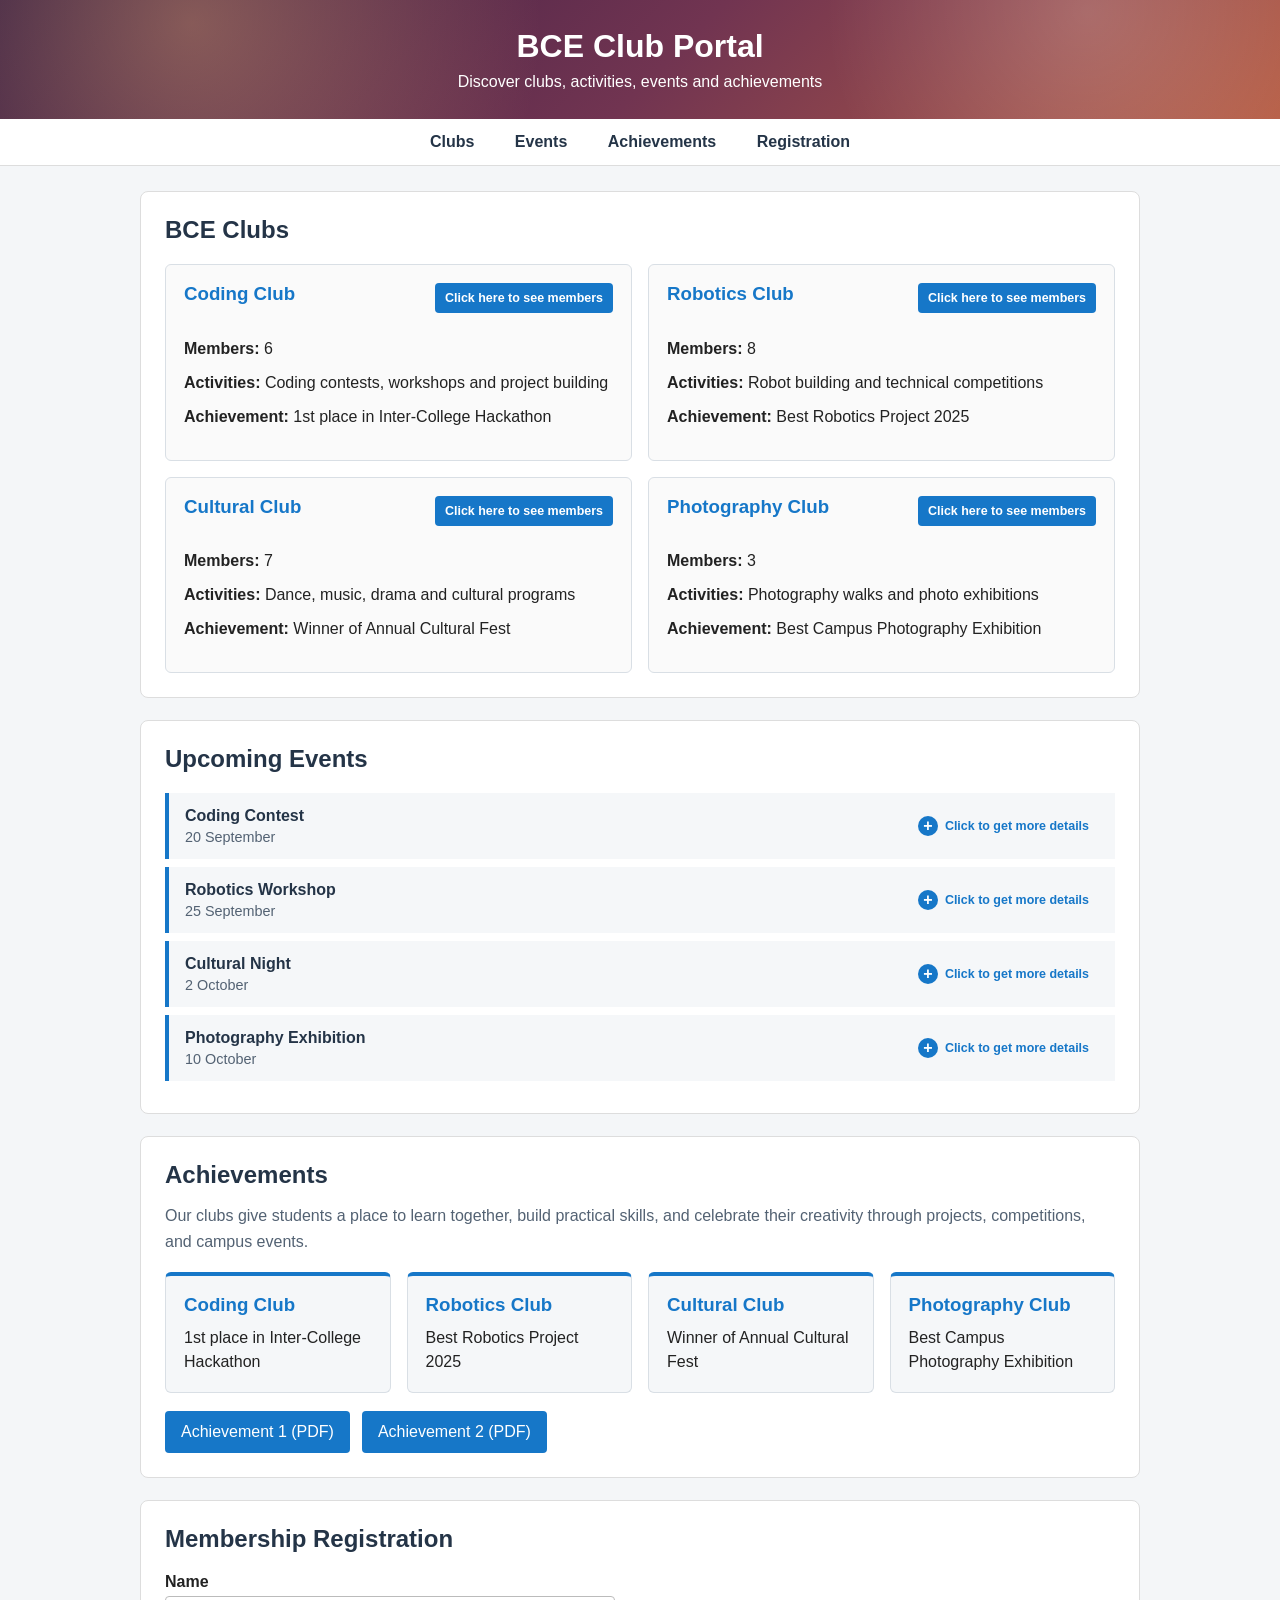
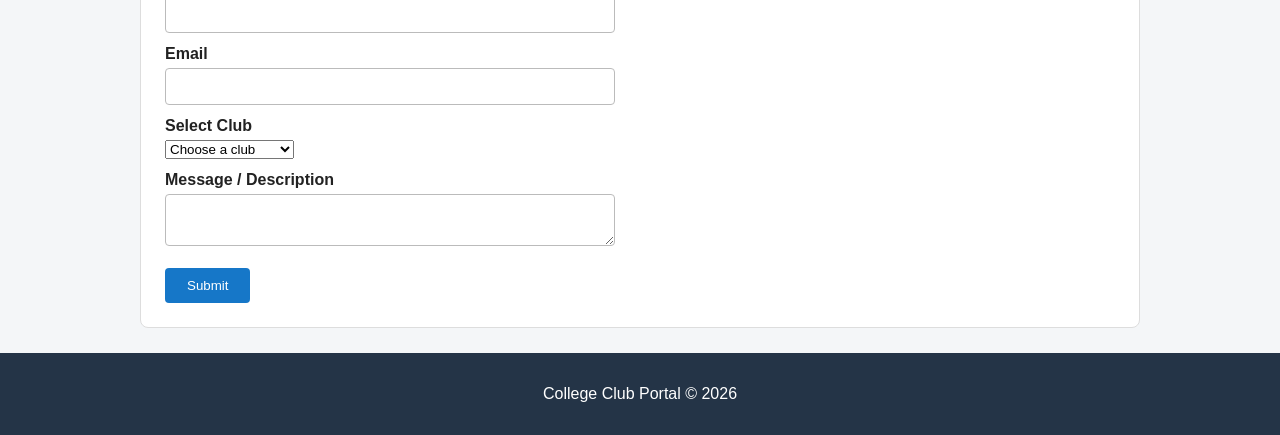
<file: index.html>
<!DOCTYPE html>
<html>
<head>
    <title>College Club Portal</title>
    <link rel="stylesheet" href="style.css">
</head>
<body>

<header>
    <h1>BCE Club Portal</h1>
    <p>Discover clubs, activities, events and achievements</p>
</header>

<nav>
    <a href="#clubs">Clubs</a>
    <a href="#events">Events</a>
    <a href="#achievements">Achievements</a>
    <a href="#register">Registration</a>
</nav>

<main>
    <section id="clubs">
        <h2>BCE Clubs</h2>
        <div id="clubList" class="club-container"></div>
    </section>

    <section id="events">
        <h2>Upcoming Events</h2>
        <div id="eventList"></div>
    </section>


    <section id="achievements">
        <h2>Achievements</h2>
        <p class="section-description">Our clubs give students a place to learn together, build practical skills, and celebrate their creativity through projects, competitions, and campus events.</p>
        <div id="achievementList" class="achievement-container"></div>
        <div class="achievement-pdfs">
            <a href="Achievement%201.pdf" target="_blank" rel="noopener">Achievement 1 (PDF)</a>
            <a href="Achievement%202.pdf" target="_blank" rel="noopener">Achievement 2 (PDF)</a>
        </div>
    </section>

    <section id="register">
        <h2>Membership Registration</h2>

        <form action="https://formspree.io/f/xwlkgzpl" method="POST">

            <label>Name</label>
            <input type="text" name="name" required>

            <label>Email</label>
            <input type="email" name="email" required>

            <label>Select Club</label>
            <select name="club" required>
                <option value="">Choose a club</option>
                <option value="Coding Club">Coding Club</option>
                <option value="Robotics Club">Robotics Club</option>
                <option value="Photography Club">Photography Club</option>
                <option value="Cultural Club">Cultural Club</option>
            </select>

            <label>Message / Description</label>
            <textarea name="message"></textarea>

            <button type="submit">Submit</button>

        </form>
    </section>
</main>

<footer>
    <p>College Club Portal © 2026</p>
</footer>

<script src="script.js"></script>
</body>
</html>
</file>
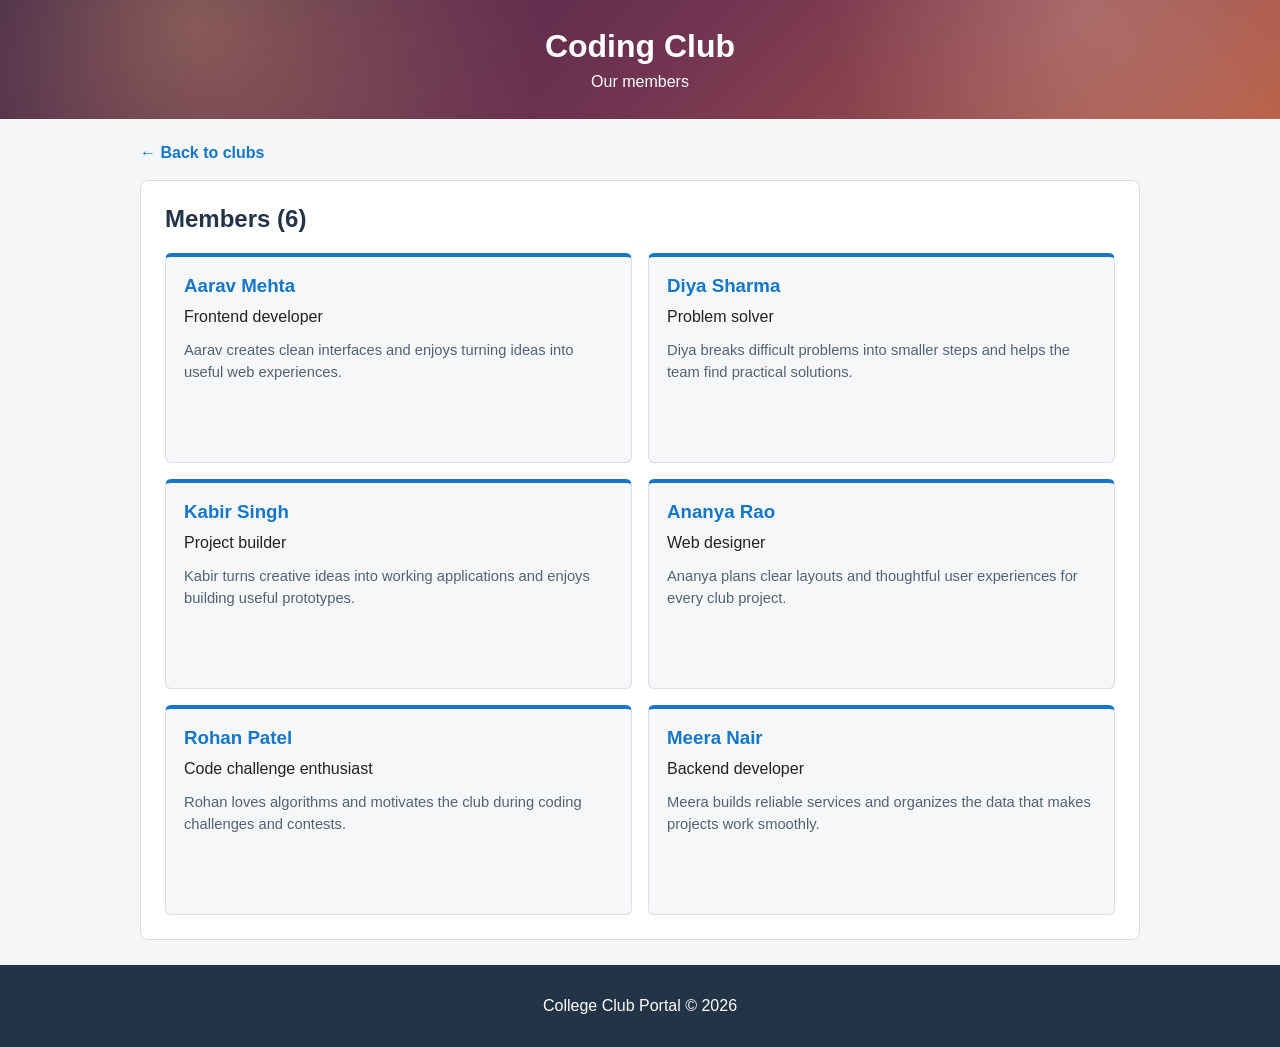
<file: coding-club.html>
<!DOCTYPE html>
<html>
<head>
    <title>Coding Club Members</title>
    <link rel="stylesheet" href="style.css">
</head>
<body>
<header>
    <h1>Coding Club</h1>
    <p>Our members</p>
</header>
<main>
    <a class="back-link" href="index.html#clubs">&larr; Back to clubs</a>
    <section>
        <h2>Members (6)</h2>
        <div class="member-list">
            <article class="member-card"><h3>Aarav Mehta</h3><p>Frontend developer</p><p class="member-bio">Aarav creates clean interfaces and enjoys turning ideas into useful web experiences.</p></article>
            <article class="member-card"><h3>Diya Sharma</h3><p>Problem solver</p><p class="member-bio">Diya breaks difficult problems into smaller steps and helps the team find practical solutions.</p></article>
            <article class="member-card"><h3>Kabir Singh</h3><p>Project builder</p><p class="member-bio">Kabir turns creative ideas into working applications and enjoys building useful prototypes.</p></article>
            <article class="member-card"><h3>Ananya Rao</h3><p>Web designer</p><p class="member-bio">Ananya plans clear layouts and thoughtful user experiences for every club project.</p></article>
            <article class="member-card"><h3>Rohan Patel</h3><p>Code challenge enthusiast</p><p class="member-bio">Rohan loves algorithms and motivates the club during coding challenges and contests.</p></article>
            <article class="member-card"><h3>Meera Nair</h3><p>Backend developer</p><p class="member-bio">Meera builds reliable services and organizes the data that makes projects work smoothly.</p></article>
        </div>
    </section>
</main>
<footer><p>College Club Portal &copy; 2026</p></footer>
</body>
</html>
</file>
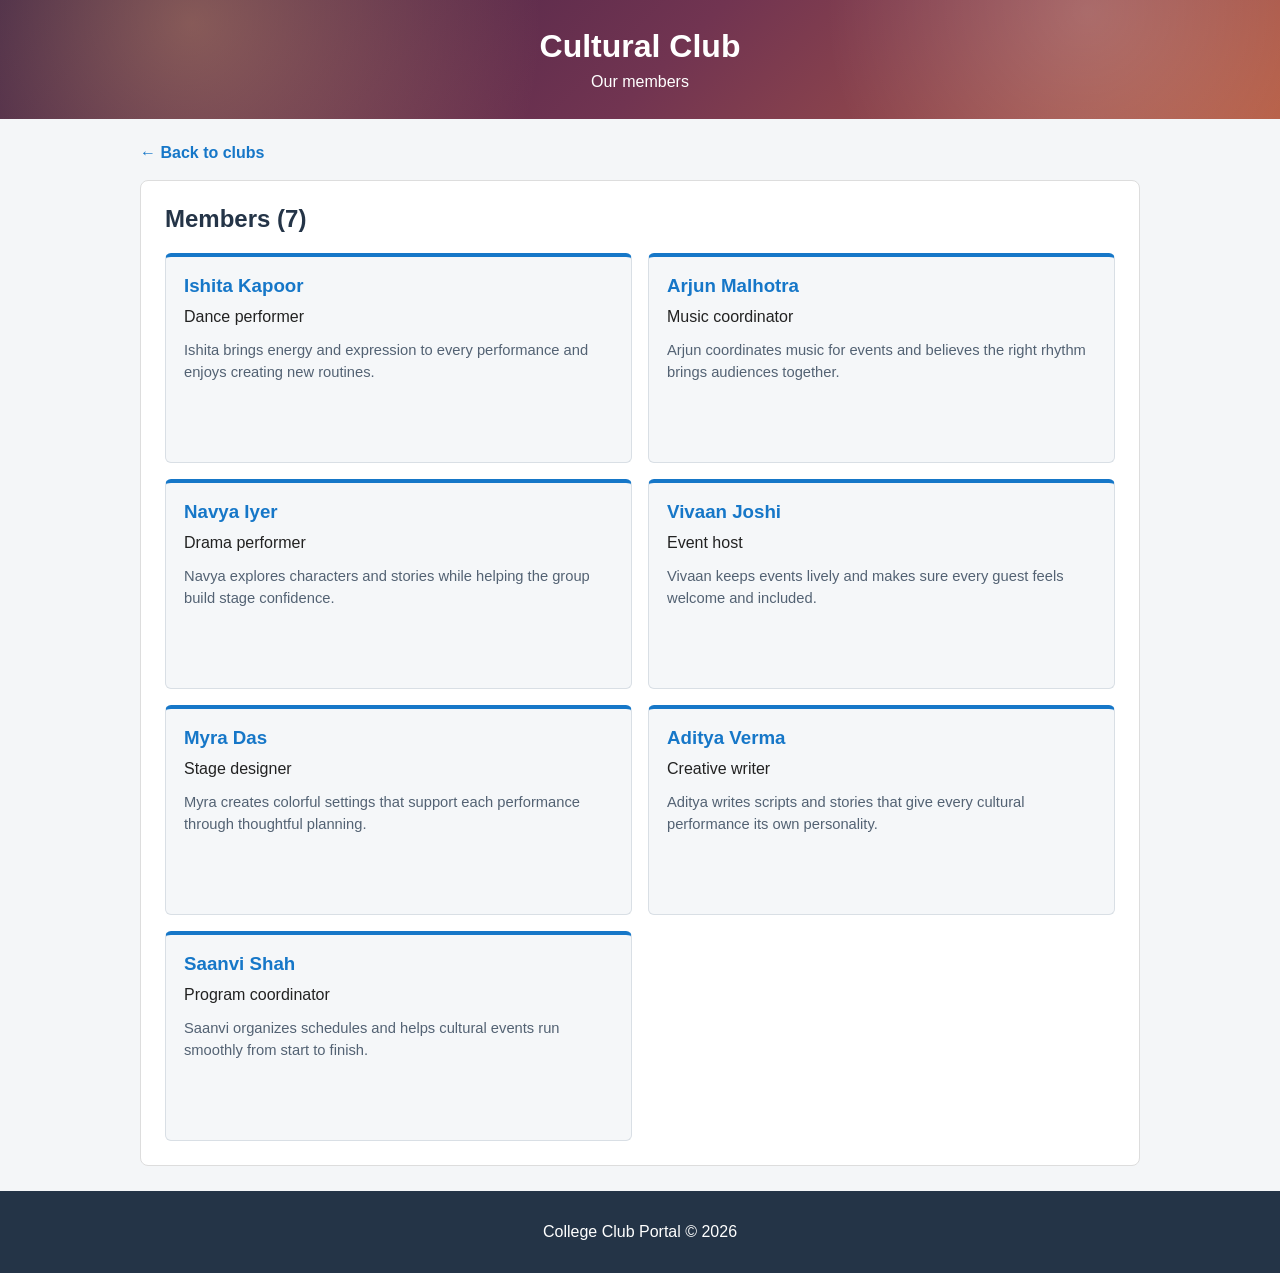
<file: cultural-club.html>
<!DOCTYPE html>
<html>
<head>
    <title>Cultural Club Members</title>
    <link rel="stylesheet" href="style.css">
</head>
<body>
<header>
    <h1>Cultural Club</h1>
    <p>Our members</p>
</header>
<main>
    <a class="back-link" href="index.html#clubs">&larr; Back to clubs</a>
    <section>
        <h2>Members (7)</h2>
        <div class="member-list">
            <article class="member-card"><h3>Ishita Kapoor</h3><p>Dance performer</p><p class="member-bio">Ishita brings energy and expression to every performance and enjoys creating new routines.</p></article>
            <article class="member-card"><h3>Arjun Malhotra</h3><p>Music coordinator</p><p class="member-bio">Arjun coordinates music for events and believes the right rhythm brings audiences together.</p></article>
            <article class="member-card"><h3>Navya Iyer</h3><p>Drama performer</p><p class="member-bio">Navya explores characters and stories while helping the group build stage confidence.</p></article>
            <article class="member-card"><h3>Vivaan Joshi</h3><p>Event host</p><p class="member-bio">Vivaan keeps events lively and makes sure every guest feels welcome and included.</p></article>
            <article class="member-card"><h3>Myra Das</h3><p>Stage designer</p><p class="member-bio">Myra creates colorful settings that support each performance through thoughtful planning.</p></article>
            <article class="member-card"><h3>Aditya Verma</h3><p>Creative writer</p><p class="member-bio">Aditya writes scripts and stories that give every cultural performance its own personality.</p></article>
            <article class="member-card"><h3>Saanvi Shah</h3><p>Program coordinator</p><p class="member-bio">Saanvi organizes schedules and helps cultural events run smoothly from start to finish.</p></article>
        </div>
    </section>
</main>
<footer><p>College Club Portal &copy; 2026</p></footer>
</body>
</html>
</file>
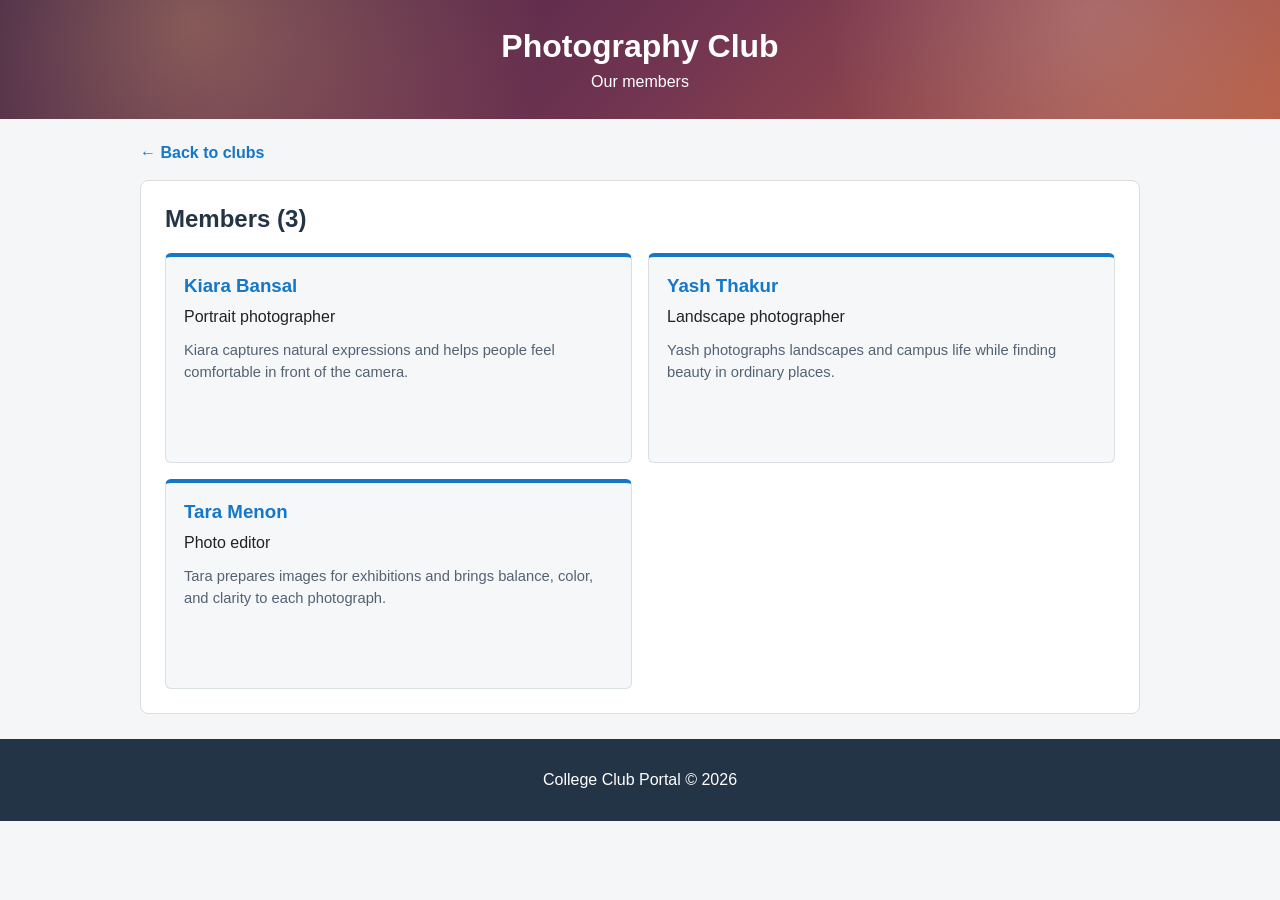
<file: photography-club.html>
<!DOCTYPE html>
<html>
<head>
    <title>Photography Club Members</title>
    <link rel="stylesheet" href="style.css">
</head>
<body>
<header>
    <h1>Photography Club</h1>
    <p>Our members</p>
</header>
<main>
    <a class="back-link" href="index.html#clubs">&larr; Back to clubs</a>
    <section>
        <h2>Members (3)</h2>
        <div class="member-list">
            <article class="member-card"><h3>Kiara Bansal</h3><p>Portrait photographer</p><p class="member-bio">Kiara captures natural expressions and helps people feel comfortable in front of the camera.</p></article>
            <article class="member-card"><h3>Yash Thakur</h3><p>Landscape photographer</p><p class="member-bio">Yash photographs landscapes and campus life while finding beauty in ordinary places.</p></article>
            <article class="member-card"><h3>Tara Menon</h3><p>Photo editor</p><p class="member-bio">Tara prepares images for exhibitions and brings balance, color, and clarity to each photograph.</p></article>
        </div>
    </section>
</main>
<footer><p>College Club Portal &copy; 2026</p></footer>
</body>
</html>
</file>
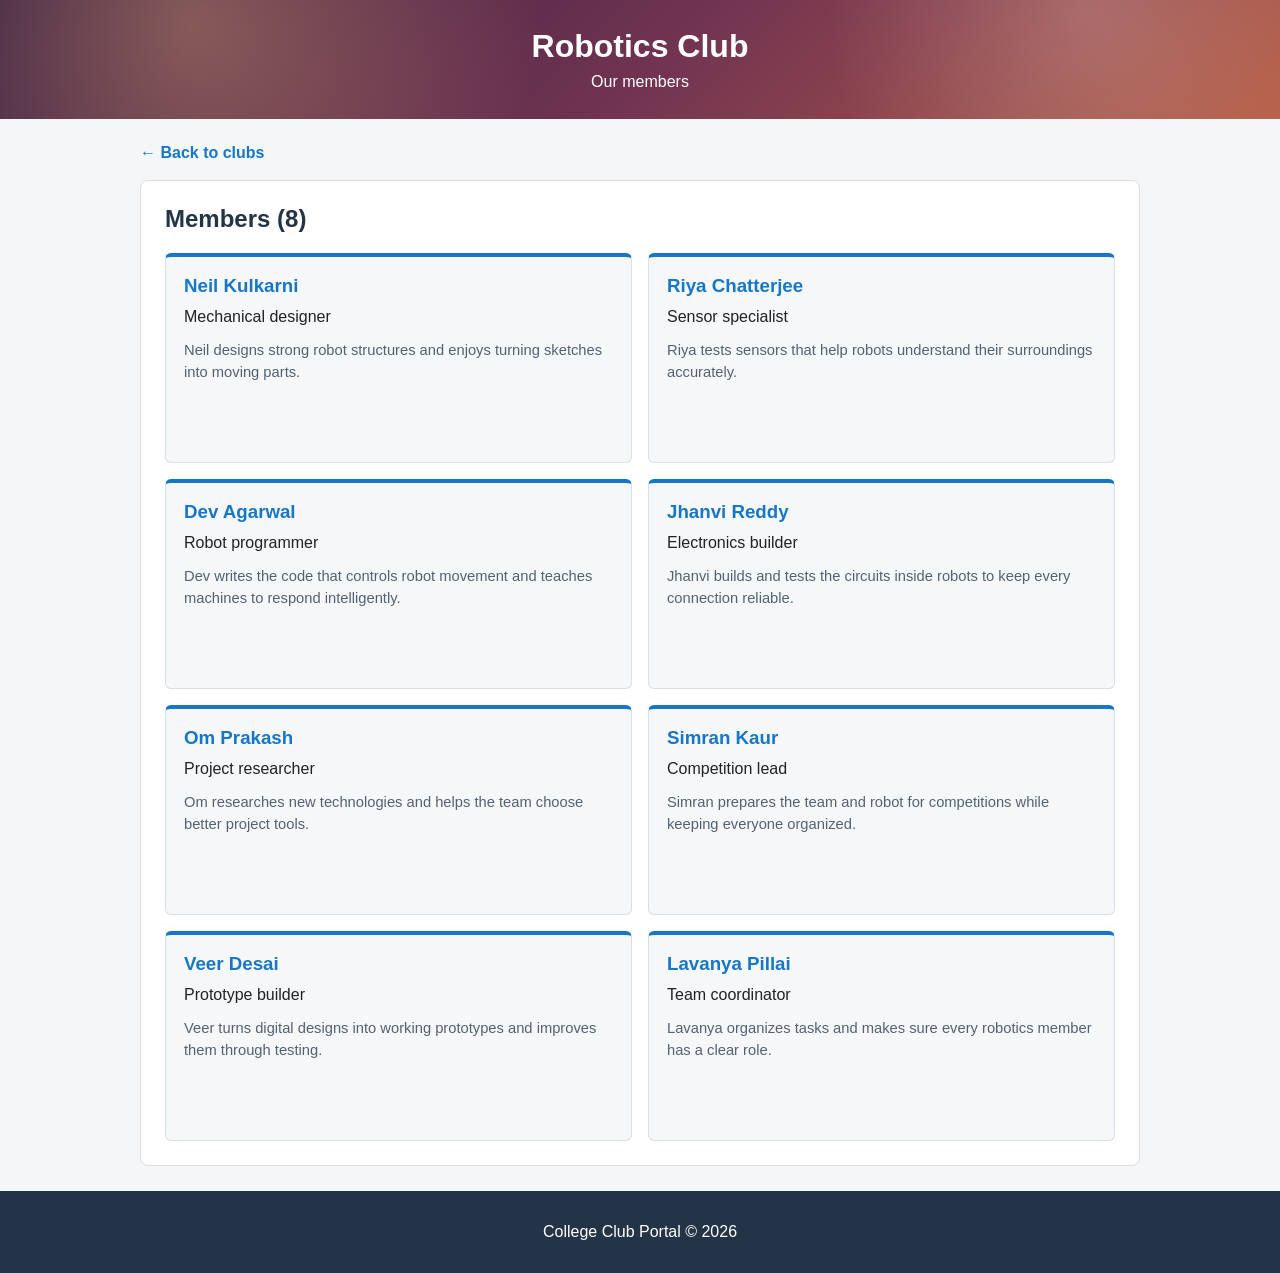
<file: robotics-club.html>
<!DOCTYPE html>
<html>
<head>
    <title>Robotics Club Members</title>
    <link rel="stylesheet" href="style.css">
</head>
<body>
<header>
    <h1>Robotics Club</h1>
    <p>Our members</p>
</header>
<main>
    <a class="back-link" href="index.html#clubs">&larr; Back to clubs</a>
    <section>
        <h2>Members (8)</h2>
        <div class="member-list">
            <article class="member-card"><h3>Neil Kulkarni</h3><p>Mechanical designer</p><p class="member-bio">Neil designs strong robot structures and enjoys turning sketches into moving parts.</p></article>
            <article class="member-card"><h3>Riya Chatterjee</h3><p>Sensor specialist</p><p class="member-bio">Riya tests sensors that help robots understand their surroundings accurately.</p></article>
            <article class="member-card"><h3>Dev Agarwal</h3><p>Robot programmer</p><p class="member-bio">Dev writes the code that controls robot movement and teaches machines to respond intelligently.</p></article>
            <article class="member-card"><h3>Jhanvi Reddy</h3><p>Electronics builder</p><p class="member-bio">Jhanvi builds and tests the circuits inside robots to keep every connection reliable.</p></article>
            <article class="member-card"><h3>Om Prakash</h3><p>Project researcher</p><p class="member-bio">Om researches new technologies and helps the team choose better project tools.</p></article>
            <article class="member-card"><h3>Simran Kaur</h3><p>Competition lead</p><p class="member-bio">Simran prepares the team and robot for competitions while keeping everyone organized.</p></article>
            <article class="member-card"><h3>Veer Desai</h3><p>Prototype builder</p><p class="member-bio">Veer turns digital designs into working prototypes and improves them through testing.</p></article>
            <article class="member-card"><h3>Lavanya Pillai</h3><p>Team coordinator</p><p class="member-bio">Lavanya organizes tasks and makes sure every robotics member has a clear role.</p></article>
        </div>
    </section>
</main>
<footer><p>College Club Portal &copy; 2026</p></footer>
</body>
</html>
</file>
<file: style.css>
* {
    box-sizing: border-box;
}

body {
    font-family: Arial, sans-serif;
    margin: 0;
    background: #f4f6f8;
    color: #222;
}

header {
    background:
        radial-gradient(circle at 15% 20%, rgba(255, 194, 120, 0.35), transparent 32%),
        radial-gradient(circle at 85% 10%, rgba(255, 255, 255, 0.18), transparent 24%),
        linear-gradient(135deg, #351b43 0%, #713451 52%, #b75e45 100%);
    color: white;
    text-align: center;
    padding: 28px 15px;
}

header h1 {
    margin: 0 0 8px;
}

header p {
    margin: 0;
}

nav {
    background: white;
    text-align: center;
    padding: 14px;
    border-bottom: 1px solid #ddd;
}

nav a {
    color: #243447;
    text-decoration: none;
    margin: 0 18px;
    font-weight: bold;
}

nav a:hover {
    color: #1677c8;
}

main {
    width: 90%;
    max-width: 1000px;
    margin: 25px auto;
}

section {
    background: white;
    padding: 24px;
    margin-bottom: 22px;
    border-radius: 8px;
    border: 1px solid #ddd;
}

h2 {
    margin-top: 0;
    color: #243447;
}

.club-container {
    display: grid;
    grid-template-columns: repeat(2, 1fr);
    gap: 16px;
}

.club {
    padding: 18px;
    border: 1px solid #d9dfe5;
    border-radius: 6px;
    background: #fafafa;
    color: inherit;
    text-decoration: none;
    cursor: pointer;
}

.club-heading {
    display: flex;
    align-items: flex-start;
    justify-content: space-between;
    gap: 14px;
}

.club h3 {
    margin-top: 0;
    color: #1677c8;
}

.club-member-link {
    flex: 0 0 auto;
    margin: 0;
    padding: 8px 10px;
    background: #1677c8;
    color: white;
    border-radius: 4px;
    font-size: 0.78rem;
    font-weight: bold;
}

.club:hover .club-member-link {
    background: #125f9e;
}

.event {
    padding: 14px 16px;
    margin: 8px 0;
    background: #f5f7f9;
    border-left: 4px solid #1677c8;
}

.event-summary {
    display: flex;
    align-items: center;
    justify-content: space-between;
    gap: 16px;
}

.event-summary strong,
.event-summary span {
    display: block;
}

.event-summary strong {
    color: #243447;
}

.event-summary span {
    margin-top: 4px;
    color: #536273;
    font-size: 0.9rem;
}

.event-details-toggle {
    display: inline-flex;
    align-items: center;
    flex: 0 0 auto;
    gap: 7px;
    margin: 0;
    padding: 7px 10px;
    background: transparent;
    color: #1677c8;
    font-size: 0.78rem;
    font-weight: bold;
}

.event-details-toggle:hover {
    background: #e4eef7;
    color: #125f9e;
}

.event-icon {
    display: grid !important;
    width: 20px;
    height: 20px;
    margin: 0 !important;
    place-items: center;
    background: #1677c8;
    color: white !important;
    border-radius: 50%;
    font-size: 1rem !important;
    line-height: 1;
}

.event-details {
    margin: 14px 0 0;
    padding-top: 12px;
    border-top: 1px solid #d9dfe5;
    color: #536273;
    line-height: 1.5;
}

form {
    max-width: 450px;
}

label {
    display: block;
    margin-top: 12px;
    margin-bottom: 5px;
    font-weight: bold;
}

input,
textarea {
    width: 100%;
    padding: 10px;
    border: 1px solid #bbb;
    border-radius: 4px;
    font-family: Arial, sans-serif;
}

button {
    margin-top: 18px;
    padding: 10px 22px;
    background: #1677c8;
    color: white;
    border: none;
    border-radius: 4px;
    cursor: pointer;
}

button:hover {
    background: #125f9e;
}

footer {
    text-align: center;
    background: #243447;
    color: white;
    padding: 16px;
}

@media (max-width: 650px) {
    .club-container {
        grid-template-columns: 1fr;
    }

    .club-heading {
        display: block;
    }

    .club-member-link {
        display: inline-block;
        margin-top: 8px;
    }

    .member-list {
        grid-template-columns: 1fr;
    }

    .event-summary {
        align-items: flex-start;
        flex-direction: column;
        gap: 8px;
    }

    nav a {
        margin: 0 8px;
    }
}


.section-description {
    color: #536273;
    line-height: 1.6;
    margin: -6px 0 18px;
}

.achievement-container {
    display: flex;
    flex-wrap: wrap;
    gap: 16px;
}

.achievement {
    flex: 1 1 210px;
    padding: 18px;
    background: #f5f7f9;
    border: 1px solid #d9dfe5;
    border-top: 4px solid #1677c8;
    border-radius: 6px;
}

.achievement h3 {
    margin: 0 0 10px;
    color: #1677c8;
}

.achievement p {
    margin: 0;
    line-height: 1.5;
}

.achievement-pdfs {
    display: flex;
    flex-wrap: wrap;
    gap: 12px;
    margin-top: 18px;
}

.achievement-pdfs a {
    padding: 12px 16px;
    background: #1677c8;
    border-radius: 4px;
    color: white;
    text-decoration: none;
}

.achievement-pdfs a:hover {
    background: #125f9e;
}

.member-list {
    display: grid;
    grid-template-columns: repeat(2, minmax(0, 1fr));
    gap: 16px;
}

.member-card {
    height: 210px;
    padding: 18px;
    background: #f5f7f9;
    border: 1px solid #d9dfe5;
    border-top: 4px solid #1677c8;
    border-radius: 6px;
    overflow: hidden;
}

.member-card h3 {
    margin: 0 0 8px;
    color: #1677c8;
}

.member-card p {
    margin: 0;
    line-height: 1.5;
}

.member-card .member-bio {
    margin-top: 10px;
    color: #536273;
    font-size: 0.92rem;
    display: -webkit-box;
    -webkit-box-orient: vertical;
    -webkit-line-clamp: 3;
    line-clamp: 3;
    overflow: hidden;
}

.back-link {
    display: inline-block;
    margin-bottom: 18px;
    color: #1677c8;
    font-weight: bold;
    text-decoration: none;
}
</file>
